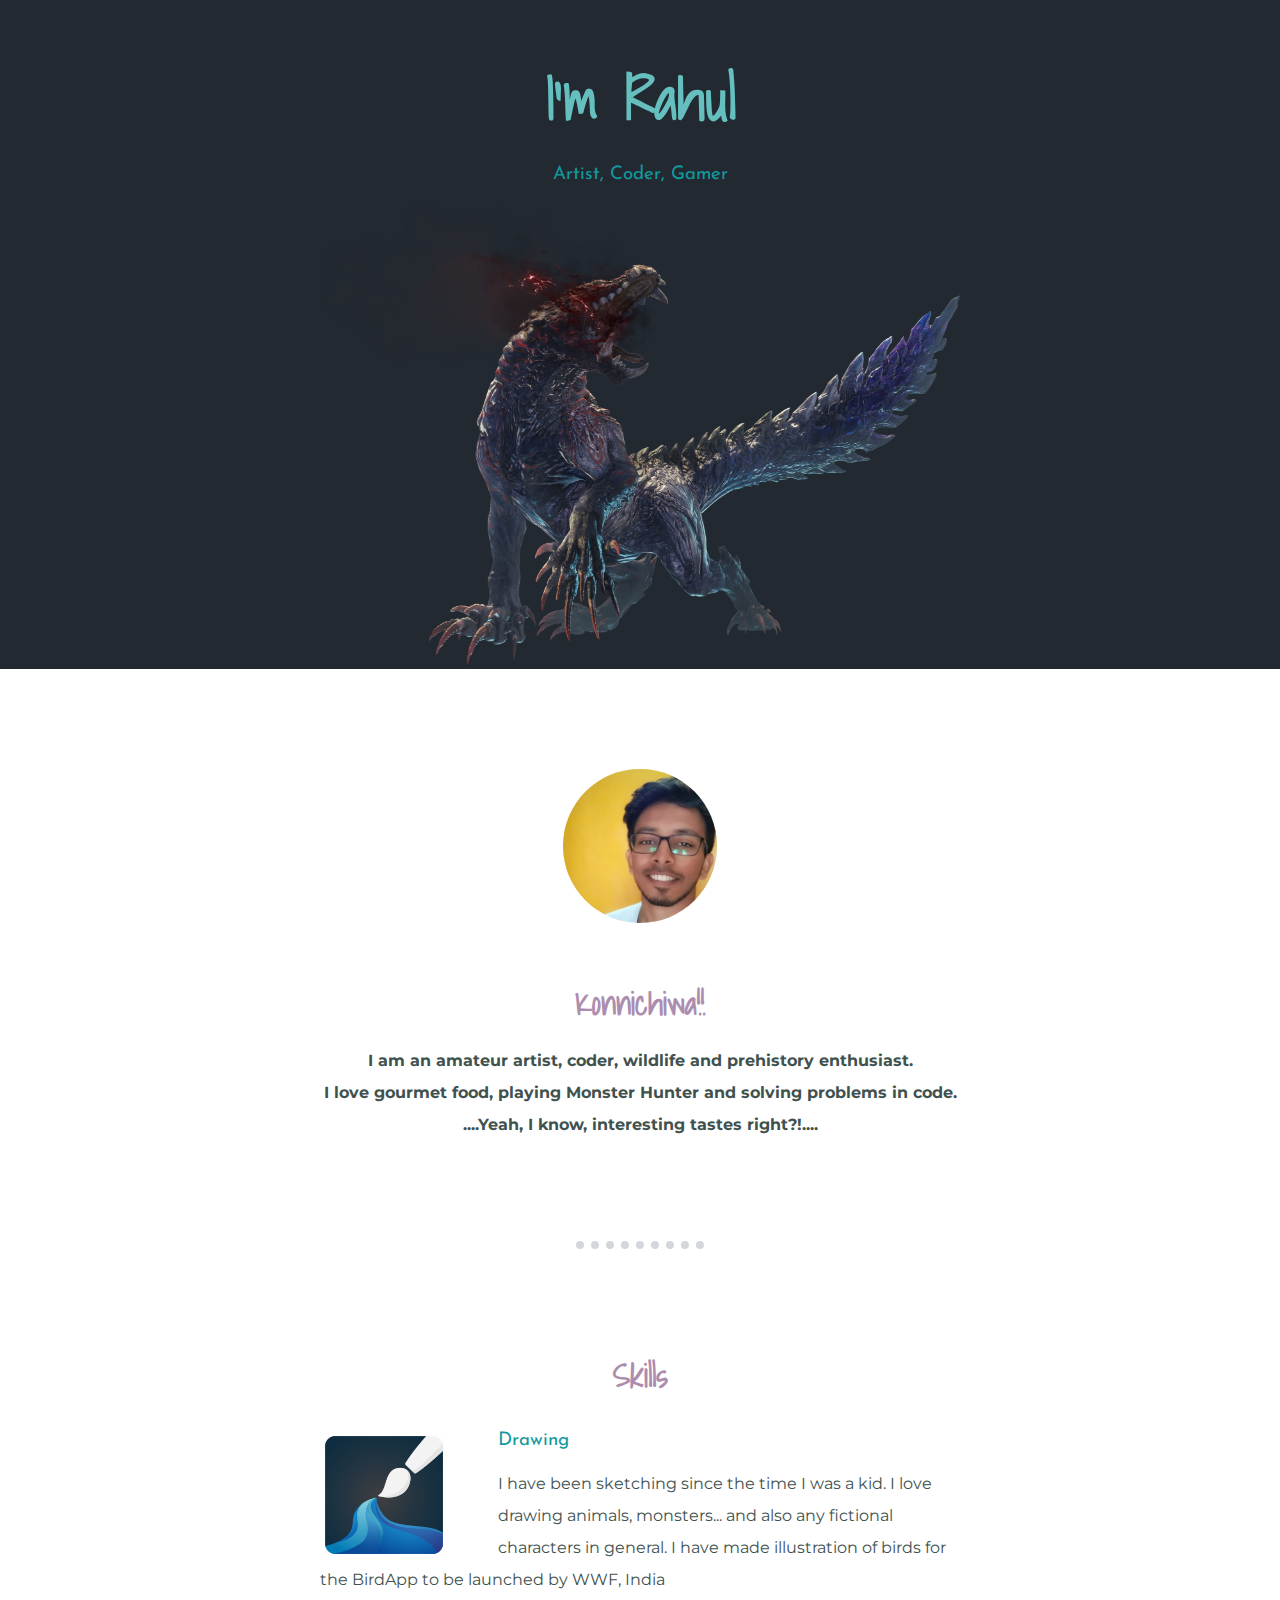
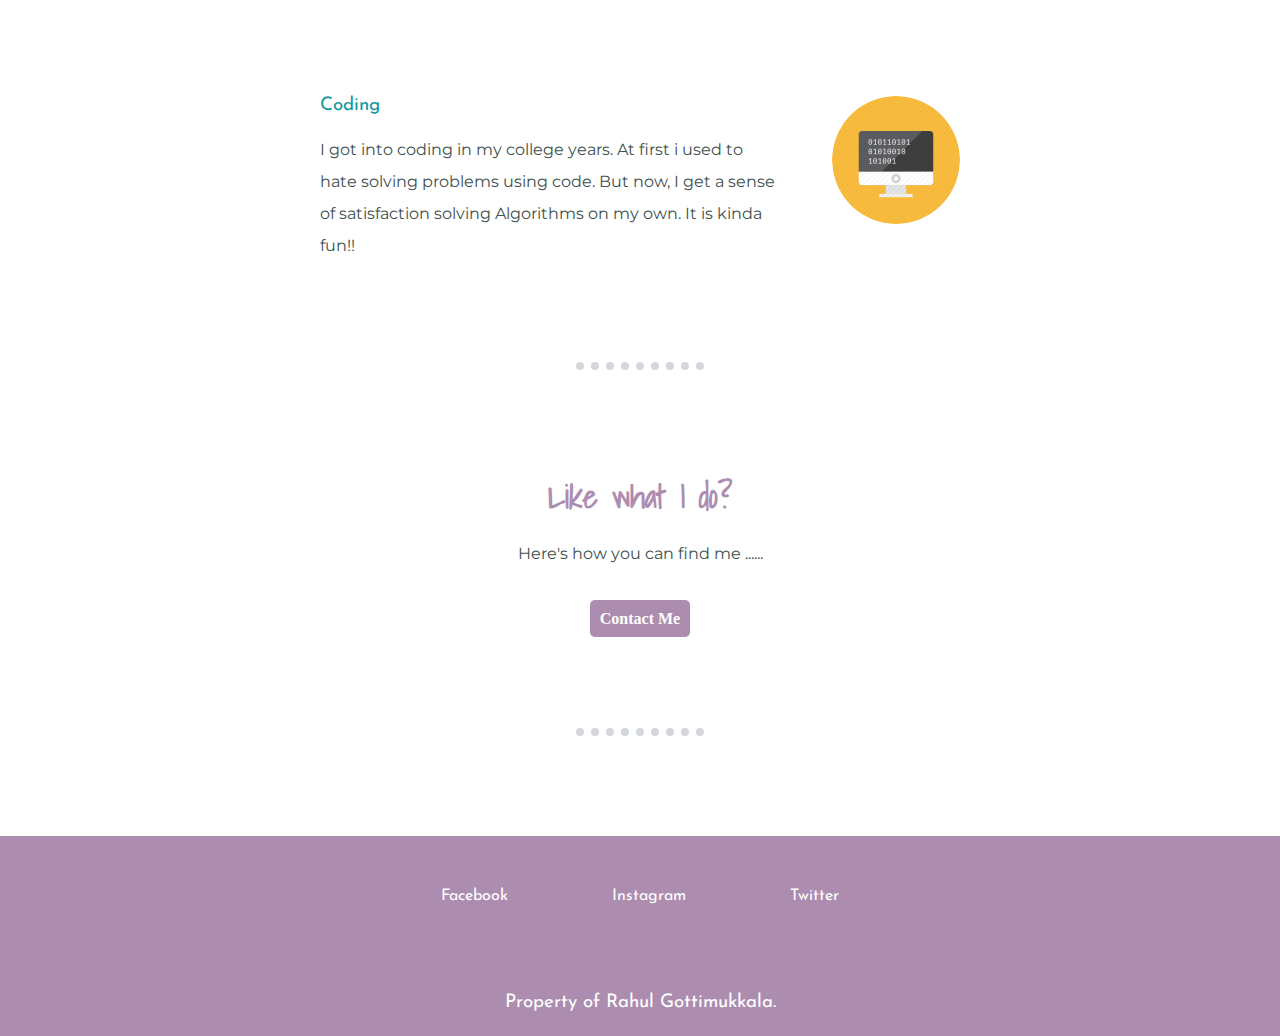
<file: index.html>
<!DOCTYPE html>
<html lang="en" dir="ltr">

<head>
  <meta charset="utf-8">
  <title>Rahul</title>
  <link rel="stylesheet" href="css/styles.css">
  <link rel="icon" href="faviconR.ico">
</head>

<body>
  <link href="https://fonts.googleapis.com/css?family=Merriweather|Montserrat|Shadows+Into+Light&display=swap" rel="stylesheet">
  <link href="https://fonts.googleapis.com/css?family=Acme|Josefin+Sans&display=swap" rel="stylesheet">
  <div class="topContainer">
    <h1 class="title_hello">I'm Rahul</h1>
    <h3>Artist, Coder, Gamer</h3>
    <img class="odogaron" src="images/Ebony_Odogaron.png" alt="Ebony Odogaron">

  </div>
  <div class="middleContainer">
    <img class="profile_pic" src="images/profilePicture.jpg" alt="my profile picture">
    <h1>Konnichiwa!!</h1>
    <p><strong>
        I am an amateur artist, coder, wildlife and prehistory enthusiast.<br>
        I love gourmet food, playing Monster Hunter and solving problems in code.<br>
        ....Yeah, I know, interesting tastes right?!....
      </strong></p>
  </div>

  <hr>

  <div class="bottomContainer">
    <h1>Skills</h1>

    <div class="skills-1">
      <img class="drawing_icon" src="images/drawing_icon.png" alt="drawing icon">
      <h3>Drawing</h3>
      <p>I have been sketching since the time I was a kid. I love drawing animals, monsters... and also any fictional characters in general. I have made illustration of birds for the BirdApp to be launched by WWF, India</p>
    </div>

    <div class="skills-2">
      <img class="coding_icon" src="images/coding_icon.png" alt="coding icon">
      <h3>Coding</h3>
      <p>I got into coding in my college years. At first i used to hate solving problems using code. But now, I get a sense of satisfaction solving Algorithms on my own. It is kinda fun!!</p>
    </div>

  </div>

  <hr>

  <div class="contactMe">
    <h1>Like what I do?</h1>
    <p class="find-me">Here's how you can find me ......</p>
    <div class="contactMe_button">
      <a class="contactMe_button_color" href="contact_me.html">Contact Me</a>
    </div>
  </div>

  <hr>

  <div class="footerPart">
    <span class="follow">Facebook</span>
    <span class="follow">Instagram</span>
    <span class="follow">Twitter</span>
    <h3 class="declaration">Property of Rahul Gottimukkala.</h3>
  </div>
</body>

</html>
</file>
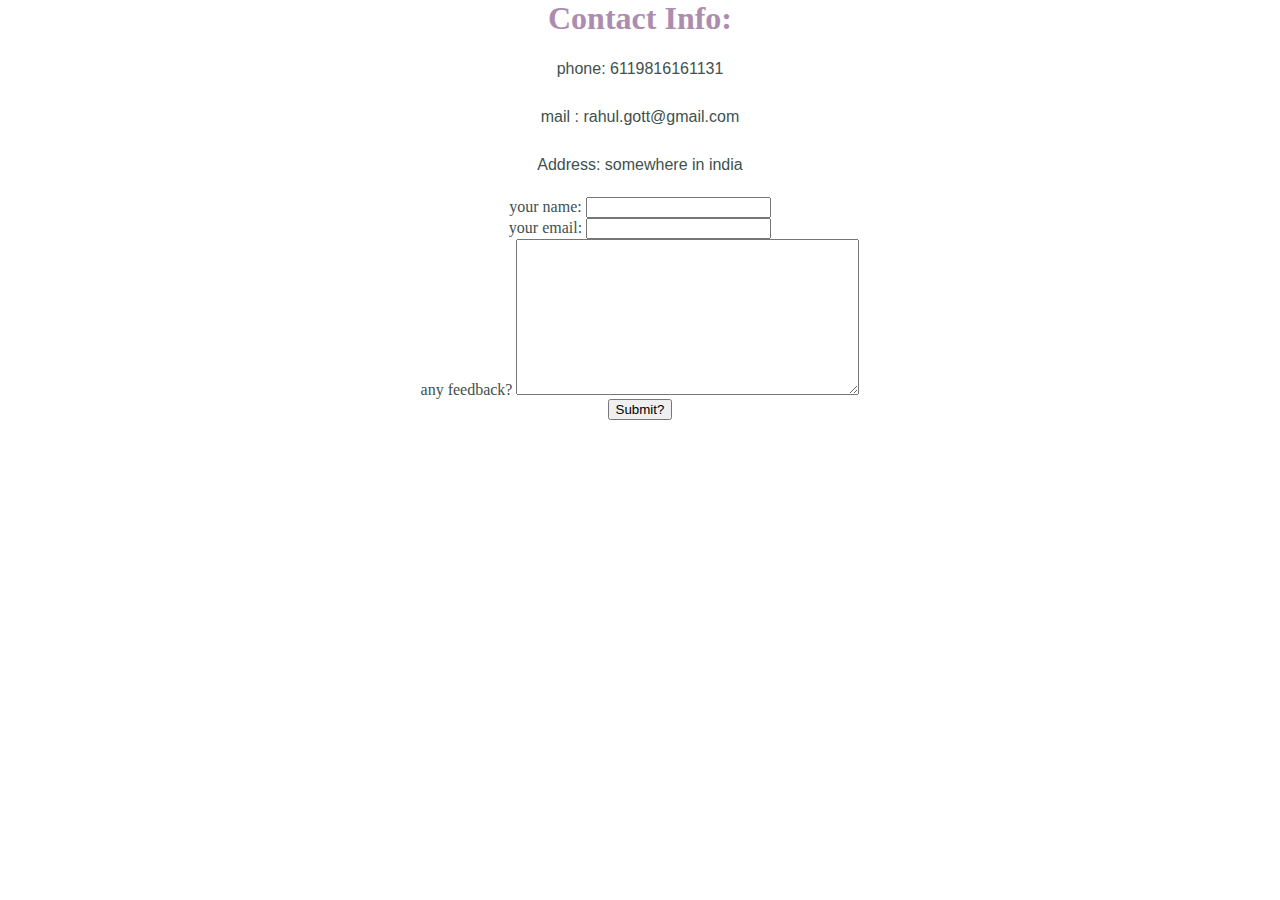
<file: contact_me.html>
<!DOCTYPE html>
<html lang="en" dir="ltr">

<head>
  <meta charset="utf-8">
  <title>Contact Rahul</title>
  <h1>Contact Info:</h1>
  <p>phone: 6119816161131</p>
  <p>mail : rahul.gott@gmail.com</p>
  <p>Address: somewhere in india</p>
  <link rel="stylesheet" href="css/styles.css">
</head>

<body>
  <form ction="mailto:rahul.gott@gmail.com" method="post" enctype="text/plain">
    <label>your name:</label>
    <input type="text" name="yourName" value="">
    <br>
    <label>your email:</label>
    <input type="email" name="yourEmail" value="">
    <br>
    <label>any feedback?</label>
    <textarea name="yourFeedback" rows="10" cols="40"></textarea>
    <br>
    <input type="submit" name="" value="Submit?">
  </form>

</body>

</html>
</file>
<file: css/styles.css>
body {
  color: #40514E;
  text-align: center;
  margin: 0;
}

.title_hello {
  /* color: #40514e; */
  color: #66BFBF;
  width: 400px;
  font-size: 60px;
  margin: 0 auto 0 auto;
  font-family: 'Shadows Into Light', cursive;
}

h1 {
  color: #ac8daf;
  width: 400px;
  margin: 0 auto 0 auto;
  font-family: 'Shadows Into Light', cursive;
}

h2 {
  color: #66BFBF;
  font-family: 'Merriweather', serif;
}

h3 {
  color: #11999E;
  font-family: 'Josefin Sans', sans-serif;
  /* font-family: 'Merriweather', serif; */
  /* font-family: 'Montserrat', sans-serif; */
  font-weight: normal;
  /* line-height: 2; */
}

p {
  font-family: 'Montserrat', sans-serif;
  line-height: 2;
  /* font-size: 16px; */
}

hr {
  border-style: dotted none none;
  border-color: #d3d6db;
  border-width: 8px;
  width: 10%;
  margin: 100px auto 100px auto;
}

.topContainer {
  background-color: #232931;
  position: relative;
  padding-top: 50px;
}

.odogaron {
  height: 50%;
  width: 50%;
}

.profile_pic {
  height: 12%;
  width: 12%;
  border-radius: 50%;
  margin: 100px auto 50px auto;
}

.skills-1 {
  width: 50%;
  margin: 30px auto 100px auto;
  text-align: left;
}

.skills-2 {
  width: 50%;
  margin: 100px auto 100px auto;
  text-align: left;
}

.drawing_icon {
  width: 20%;
  float: left;
  margin-right: 50px;
  /* border-radius: 50%; */
}

.coding_icon {
  width: 20%;
  border-radius: 50%;
  float: right;
  margin-left: 50px;
}

.contactMe_button_color {
  text-decoration: none;
  background: #ac8daf;
  padding: 10px;
  border-radius: 5px;
  color: white;
  font-weight: bold;
  transition: background-color .5s;
}

.find-me {
  margin-bottom: 40px;
}

.contactMe_button_color:hover {
  background-color: gold;
}

.footerPart {
  background-color: #ac8daf;
  height: 150px;
  padding-top: 50px;
}

.follow {
  font-family: 'Josefin Sans', sans-serif;
  margin: auto 50px;
  color: white;
}

.declaration{
  color: white;
  /* position: relative; */
  padding-top: 70px;
}
</file>
